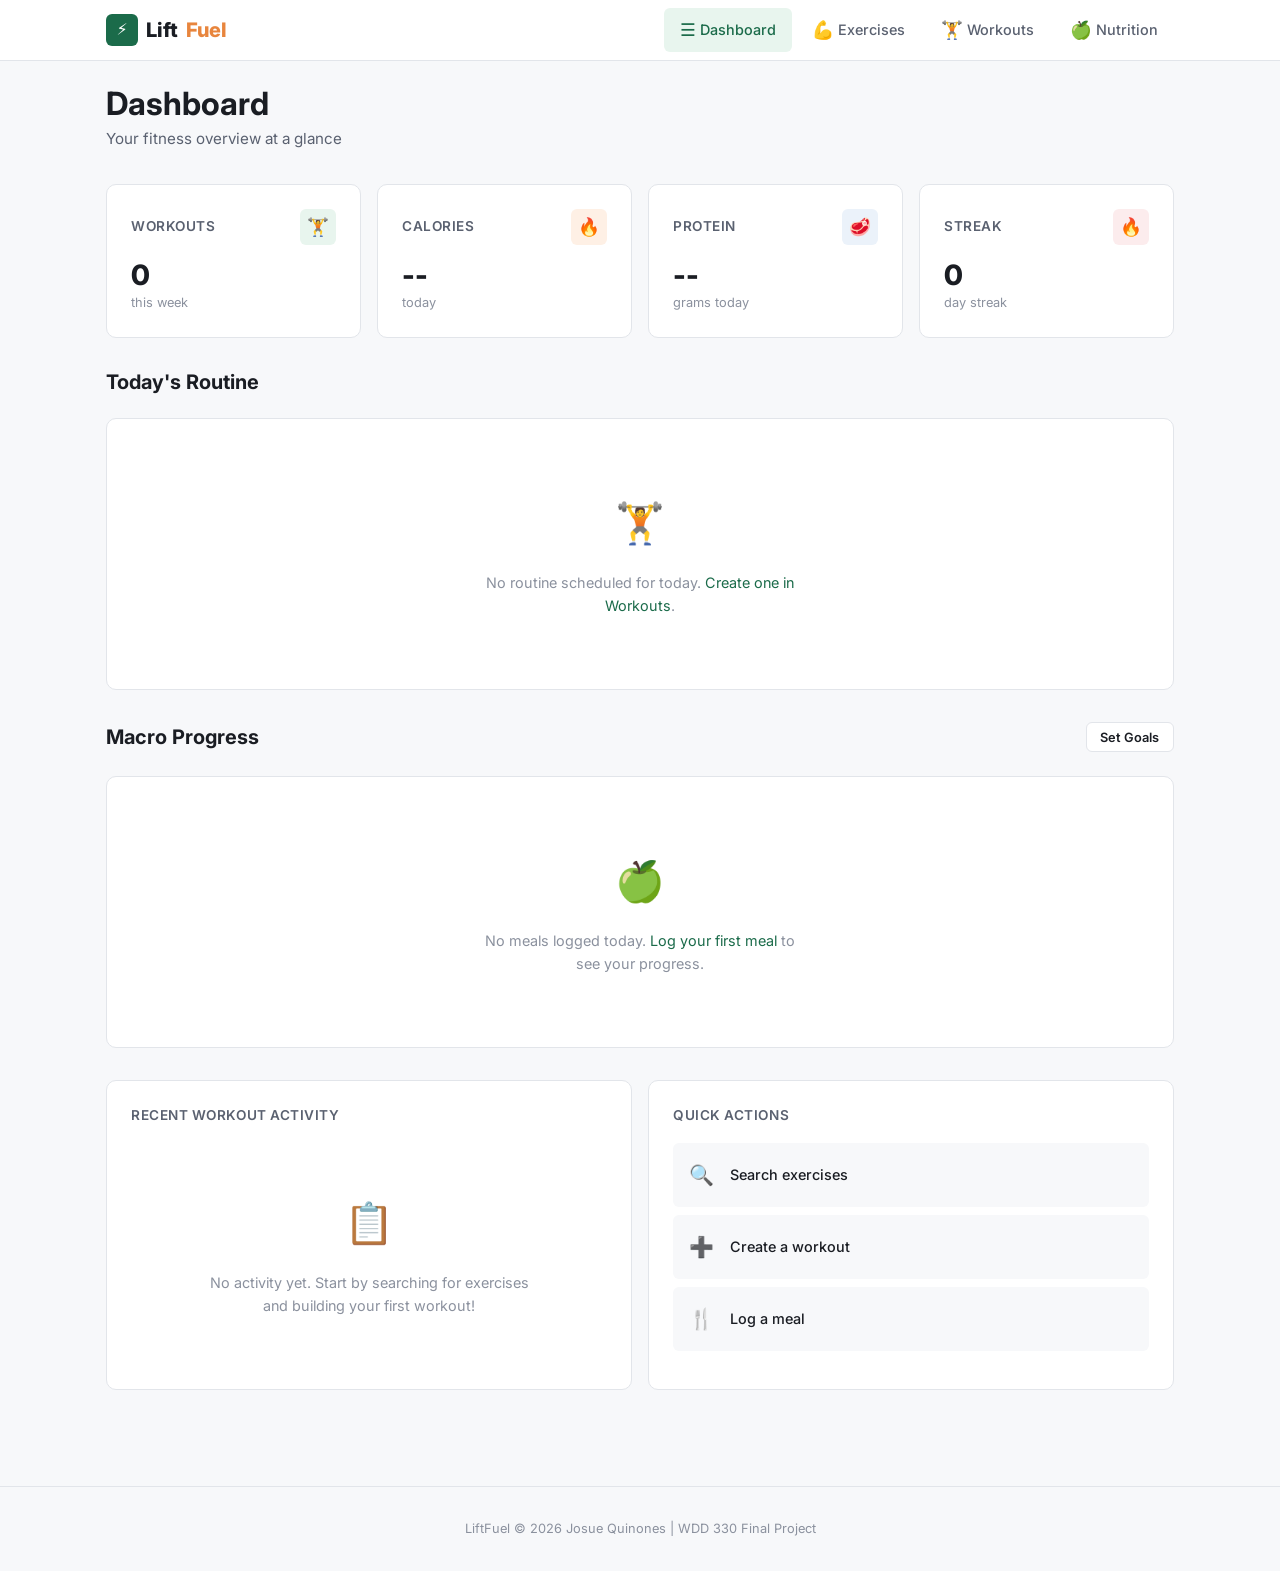
<file: index.html>
<!DOCTYPE html>
<html lang="en">
<head>
  <meta charset="UTF-8">
  <meta name="viewport" content="width=device-width, initial-scale=1.0">
  <title>LiftFuel - Dashboard</title>
  <link rel="preconnect" href="https://fonts.googleapis.com">
  <link href="https://fonts.googleapis.com/css2?family=Inter:wght@400;500;600;700;800&display=swap" rel="stylesheet">
  <link rel="stylesheet" href="css/styles.css">
</head>
<body>

  <!-- Header -->
  <header class="site-header">
    <div class="container header-inner">
      <a href="index.html" class="logo">
        <div class="logo-icon">&#9889;</div>
        Lift<span>Fuel</span>
      </a>

      <nav class="main-nav" id="desktopNav">
        <a href="index.html" class="active">
          <span class="nav-icon">&#9776;</span> Dashboard
        </a>
        <a href="exercises.html">
          <span class="nav-icon">&#128170;</span> Exercises
        </a>
        <a href="workouts.html">
          <span class="nav-icon">&#127947;</span> Workouts
        </a>
        <a href="nutrition.html">
          <span class="nav-icon">&#127823;</span> Nutrition
        </a>
      </nav>

      <button class="menu-toggle" id="menuToggle" aria-label="Toggle menu">
        <span></span>
        <span></span>
        <span></span>
      </button>
    </div>
  </header>

  <!-- Mobile Nav -->
  <nav class="mobile-nav" id="mobileNav">
    <a href="index.html" class="active">
      <span class="nav-icon">&#9776;</span> Dashboard
    </a>
    <a href="exercises.html">
      <span class="nav-icon">&#128170;</span> Exercises
    </a>
    <a href="workouts.html">
      <span class="nav-icon">&#127947;</span> Workouts
    </a>
    <a href="nutrition.html">
      <span class="nav-icon">&#127823;</span> Nutrition
    </a>
  </nav>

  <!-- Main Content -->
  <main class="page-content">
    <div class="container">

      <!-- Page Header -->
      <div class="page-header">
        <h1>Dashboard</h1>
        <p>Your fitness overview at a glance</p>
      </div>

      <!-- Stat Cards -->
      <div class="grid-4" id="statCards">
        <div class="card stat-card">
          <div class="card-header">
            <span class="card-title">Workouts</span>
            <div class="card-icon green">&#127947;</div>
          </div>
          <div class="card-value" id="statWorkouts">0</div>
          <div class="card-subtitle">this week</div>
        </div>

        <div class="card stat-card">
          <div class="card-header">
            <span class="card-title">Calories</span>
            <div class="card-icon orange">&#128293;</div>
          </div>
          <div class="card-value" id="statCalories">--</div>
          <div class="card-subtitle">today</div>
        </div>

        <div class="card stat-card">
          <div class="card-header">
            <span class="card-title">Protein</span>
            <div class="card-icon blue">&#129385;</div>
          </div>
          <div class="card-value" id="statProtein">--</div>
          <div class="card-subtitle">grams today</div>
        </div>

        <div class="card stat-card">
          <div class="card-header">
            <span class="card-title">Streak</span>
            <div class="card-icon red">&#128293;</div>
          </div>
          <div class="card-value" id="statStreak">0</div>
          <div class="card-subtitle">day streak</div>
        </div>
      </div>

      <!-- Today's Routine -->
      <div style="margin-top: var(--space-xl);">
        <div class="section-header">
          <h2>Today's Routine</h2>
        </div>
        <div class="card" id="todayRoutineCard">
          <div class="state-message" id="noRoutineMsg">
            <div class="state-icon">&#127947;</div>
            <p>No routine scheduled for today. <a href="workouts.html">Create one in Workouts</a>.</p>
          </div>
          <div id="todayRoutineContent" style="display: none;"></div>
        </div>
      </div>

      <!-- Macro Progress -->
      <div style="margin-top: var(--space-xl);">
        <div class="section-header">
          <h2>Macro Progress</h2>
          <button class="btn btn-outline btn-sm" id="setGoalsBtn">Set Goals</button>
        </div>
        <div class="card" id="macroProgressCard">
          <div id="macroProgressContent"></div>
        </div>
      </div>

      <!-- Goals Modal -->
      <div class="modal-overlay" id="goalsModal">
        <div class="modal">
          <button class="modal-close" id="goalsModalClose">&times;</button>
          <h2>Set Your Goals</h2>
          <div class="goals-modal-body">
            <p class="text-secondary" style="margin-bottom: var(--space-lg); font-size: 0.9rem;">
              Set daily targets to track your progress with animated rings on the dashboard.
            </p>
            <div class="form-group" style="margin-bottom: var(--space-md);">
              <label for="goalCalories">Daily Calories</label>
              <input type="number" id="goalCalories" placeholder="e.g., 2500" min="0" step="50">
            </div>
            <div class="form-group" style="margin-bottom: var(--space-md);">
              <label for="goalProtein">Daily Protein (g)</label>
              <input type="number" id="goalProtein" placeholder="e.g., 150" min="0" step="5">
            </div>
            <div class="form-group" style="margin-bottom: var(--space-md);">
              <label for="goalCarbs">Daily Carbs (g)</label>
              <input type="number" id="goalCarbs" placeholder="e.g., 300" min="0" step="5">
            </div>
            <div class="form-group" style="margin-bottom: var(--space-md);">
              <label for="goalFat">Daily Fat (g)</label>
              <input type="number" id="goalFat" placeholder="e.g., 80" min="0" step="5">
            </div>
            <div class="form-group" style="margin-bottom: var(--space-lg);">
              <label for="goalWorkouts">Weekly Workouts</label>
              <input type="number" id="goalWorkouts" placeholder="e.g., 5" min="0" max="7">
            </div>
            <button class="btn btn-accent" id="saveGoalsBtn" style="width: 100%;">Save Goals</button>
          </div>
        </div>
      </div>

      <!-- Two Column Layout -->
      <div class="grid-2" style="margin-top: var(--space-xl);">

        <!-- Recent Activity -->
        <div class="card">
          <div class="card-header">
            <span class="card-title">Recent Workout Activity</span>
          </div>
          <div class="state-message" id="recentActivity">
            <div class="state-icon">&#128203;</div>
            <p>No activity yet. Start by searching for exercises and building your first workout!</p>
          </div>
        </div>

        <!-- Quick Actions -->
        <div class="card">
          <div class="card-header">
            <span class="card-title">Quick Actions</span>
          </div>
          <div class="quick-actions">
            <a href="exercises.html" class="quick-action-item">
              <span class="qa-icon">&#128269;</span>
              <span class="qa-text">Search exercises</span>
            </a>
            <a href="workouts.html" class="quick-action-item">
              <span class="qa-icon">&#10133;</span>
              <span class="qa-text">Create a workout</span>
            </a>
            <a href="nutrition.html" class="quick-action-item">
              <span class="qa-icon">&#127860;</span>
              <span class="qa-text">Log a meal</span>
            </a>
          </div>
        </div>

      </div>

    </div>
  </main>

  <!-- Footer -->
  <footer class="site-footer">
    <div class="container">
      <p>LiftFuel &copy; 2026 Josue Quinones | WDD 330 Final Project</p>
    </div>
  </footer>

  <script src="js/ui.js"></script>
  <script src="js/storage.js"></script>
  <script src="js/utils.js"></script>
  <script src="js/dashboard.js"></script>
</body>
</html>
</file>
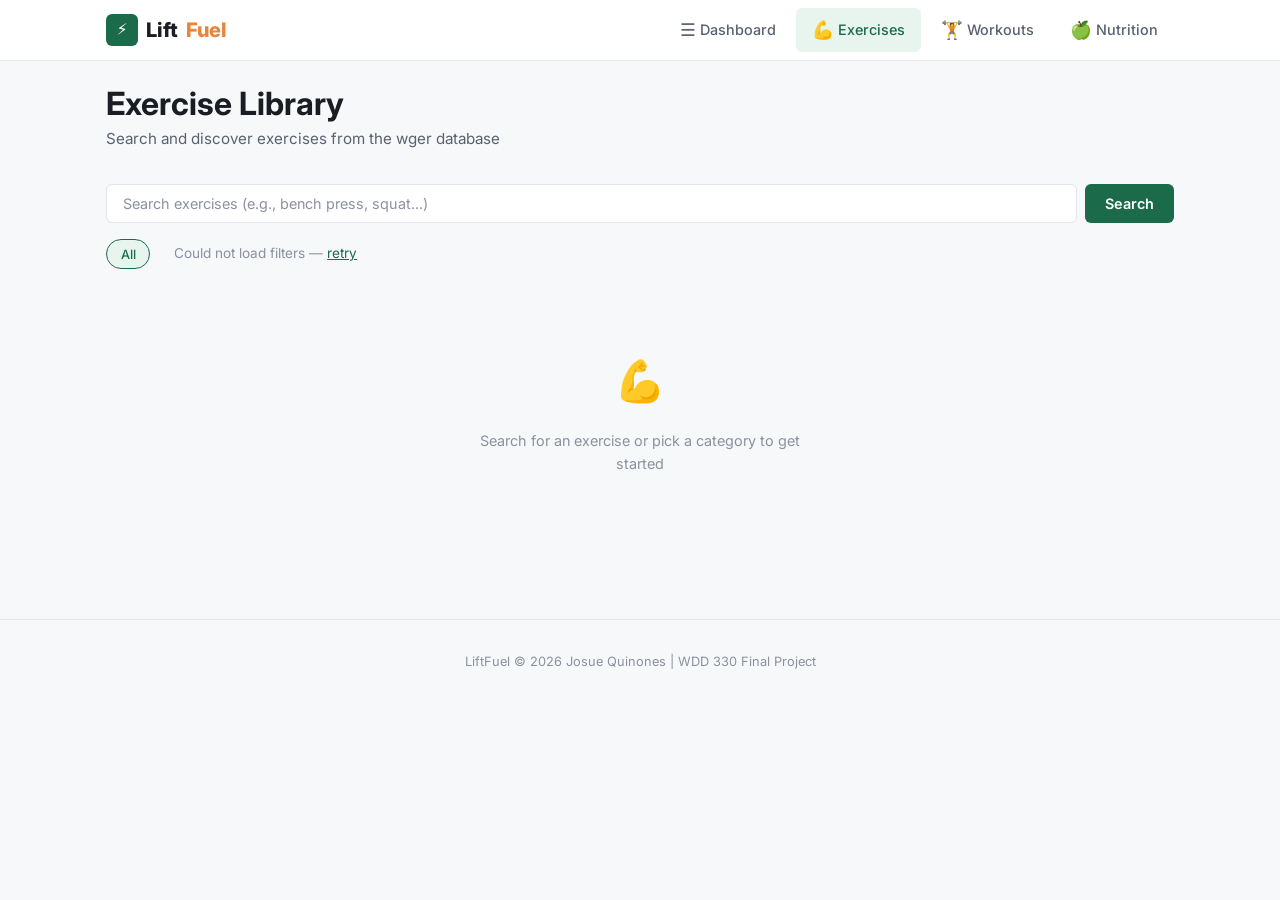
<file: exercises.html>
<!DOCTYPE html>
<html lang="en">
<head>
  <meta charset="UTF-8">
  <meta name="viewport" content="width=device-width, initial-scale=1.0">
  <title>LiftFuel - Exercises</title>
  <link rel="preconnect" href="https://fonts.googleapis.com">
  <link href="https://fonts.googleapis.com/css2?family=Inter:wght@400;500;600;700;800&display=swap" rel="stylesheet">
  <link rel="stylesheet" href="css/styles.css">
</head>
<body>

  <!-- Header -->
  <header class="site-header">
    <div class="container header-inner">
      <a href="index.html" class="logo">
        <div class="logo-icon">&#9889;</div>
        Lift<span>Fuel</span>
      </a>

      <nav class="main-nav" id="desktopNav">
        <a href="index.html">
          <span class="nav-icon">&#9776;</span> Dashboard
        </a>
        <a href="exercises.html" class="active">
          <span class="nav-icon">&#128170;</span> Exercises
        </a>
        <a href="workouts.html">
          <span class="nav-icon">&#127947;</span> Workouts
        </a>
        <a href="nutrition.html">
          <span class="nav-icon">&#127823;</span> Nutrition
        </a>
      </nav>

      <button class="menu-toggle" id="menuToggle" aria-label="Toggle menu">
        <span></span>
        <span></span>
        <span></span>
      </button>
    </div>
  </header>

  <!-- Mobile Nav -->
  <nav class="mobile-nav" id="mobileNav">
    <a href="index.html">
      <span class="nav-icon">&#9776;</span> Dashboard
    </a>
    <a href="exercises.html" class="active">
      <span class="nav-icon">&#128170;</span> Exercises
    </a>
    <a href="workouts.html">
      <span class="nav-icon">&#127947;</span> Workouts
    </a>
    <a href="nutrition.html">
      <span class="nav-icon">&#127823;</span> Nutrition
    </a>
  </nav>

  <!-- Main Content -->
  <main class="page-content">
    <div class="container">

      <!-- Page Header -->
      <div class="page-header">
        <h1>Exercise Library</h1>
        <p>Search and discover exercises from the wger database</p>
      </div>

      <!-- Search Bar -->
      <div class="search-bar">
        <div class="input-group" style="flex:1">
          <input type="text" id="exerciseSearch" placeholder="Search exercises (e.g., bench press, squat...)" autocomplete="off">
        </div>
        <button class="btn btn-primary" id="searchBtn">Search</button>
      </div>

      <!-- Category Filters -->
      <div class="filter-group" id="categoryFilters">
        <button class="filter-pill active" data-category="all">All</button>
        <!-- Populated by JS -->
      </div>

      <!-- Muscle Group Filters -->
      <div class="filter-group" id="muscleFilters" style="margin-top: 0">
        <!-- Populated by JS -->
      </div>

      <!-- Results -->
      <div id="exerciseResults">
        <div class="state-message" id="initialState">
          <div class="state-icon">&#128170;</div>
          <p>Search for an exercise or pick a category to get started</p>
        </div>
      </div>

      <!-- Loading State (hidden by default) -->
      <div class="state-message" id="loadingState" style="display:none">
        <div class="spinner"></div>
        <p style="margin-top: var(--space-md)">Searching exercises...</p>
      </div>

      <!-- Error State (hidden by default) -->
      <div class="state-message" id="errorState" style="display:none">
        <div class="state-icon">&#9888;</div>
        <p id="errorMessage">Something went wrong. Please try again.</p>
      </div>

    </div>
  </main>

  <!-- Exercise Detail Modal -->
  <div class="modal-overlay" id="exerciseModal">
    <div class="modal">
      <button class="modal-close" id="modalClose">&times;</button>
      <h2 id="modalTitle">Exercise Name</h2>
      <div id="modalBody">
        <!-- Filled by JS -->
      </div>
    </div>
  </div>

  <!-- Footer -->
  <footer class="site-footer">
    <div class="container">
      <p>LiftFuel &copy; 2026 Josue Quinones | WDD 330 Final Project</p>
    </div>
  </footer>

  <script src="js/ui.js"></script>
  <script src="js/storage.js"></script>
  <script src="js/utils.js"></script>
  <script src="js/api/wger.js"></script>
  <script src="js/exercises.js"></script>
</body>
</html>
</file>
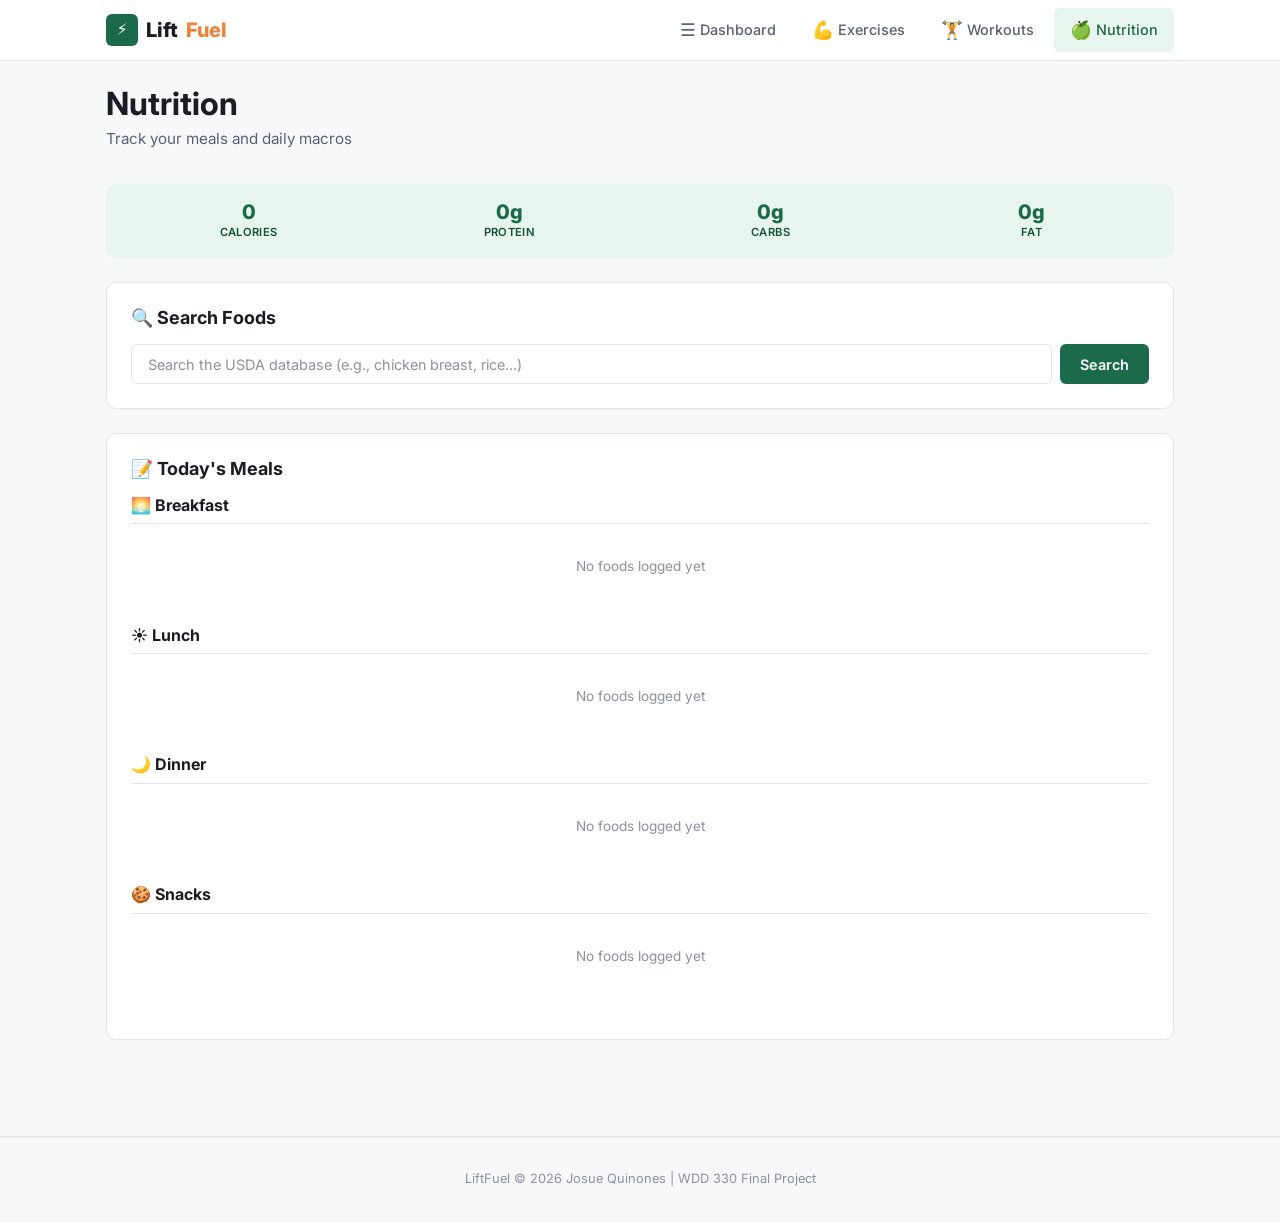
<file: nutrition.html>
<!DOCTYPE html>
<html lang="en">
<head>
  <meta charset="UTF-8">
  <meta name="viewport" content="width=device-width, initial-scale=1.0">
  <title>LiftFuel - Nutrition</title>
  <link rel="preconnect" href="https://fonts.googleapis.com">
  <link href="https://fonts.googleapis.com/css2?family=Inter:wght@400;500;600;700;800&display=swap" rel="stylesheet">
  <link rel="stylesheet" href="css/styles.css">
</head>
<body>

  <!-- Header -->
  <header class="site-header">
    <div class="container header-inner">
      <a href="index.html" class="logo">
        <div class="logo-icon">&#9889;</div>
        Lift<span>Fuel</span>
      </a>
      <nav class="main-nav" id="desktopNav">
        <a href="index.html"><span class="nav-icon">&#9776;</span> Dashboard</a>
        <a href="exercises.html"><span class="nav-icon">&#128170;</span> Exercises</a>
        <a href="workouts.html"><span class="nav-icon">&#127947;</span> Workouts</a>
        <a href="nutrition.html" class="active"><span class="nav-icon">&#127823;</span> Nutrition</a>
      </nav>
      <button class="menu-toggle" id="menuToggle" aria-label="Toggle menu">
        <span></span><span></span><span></span>
      </button>
    </div>
  </header>

  <nav class="mobile-nav" id="mobileNav">
    <a href="index.html"><span class="nav-icon">&#9776;</span> Dashboard</a>
    <a href="exercises.html"><span class="nav-icon">&#128170;</span> Exercises</a>
    <a href="workouts.html"><span class="nav-icon">&#127947;</span> Workouts</a>
    <a href="nutrition.html" class="active"><span class="nav-icon">&#127823;</span> Nutrition</a>
  </nav>

  <main class="page-content">
    <div class="container">
      <div class="page-header">
        <h1>Nutrition</h1>
        <p>Track your meals and daily macros</p>
      </div>

      <!-- Daily Macro Totals -->
      <div class="macro-totals">
        <div class="macro-total-item">
          <div class="macro-total-value" id="totalCalories">0</div>
          <div class="macro-total-label">Calories</div>
        </div>
        <div class="macro-total-item">
          <div class="macro-total-value" id="totalProtein">0g</div>
          <div class="macro-total-label">Protein</div>
        </div>
        <div class="macro-total-item">
          <div class="macro-total-value" id="totalCarbs">0g</div>
          <div class="macro-total-label">Carbs</div>
        </div>
        <div class="macro-total-item">
          <div class="macro-total-value" id="totalFat">0g</div>
          <div class="macro-total-label">Fat</div>
        </div>
      </div>

      <!-- Food Search -->
      <div class="card food-search-container">
        <div class="card-header">
          <h3>&#128269; Search Foods</h3>
        </div>
        <div class="search-bar">
          <div class="input-group" style="flex:1">
            <input type="text" id="foodSearch" placeholder="Search the USDA database (e.g., chicken breast, rice...)" autocomplete="off">
          </div>
          <button class="btn btn-primary" id="foodSearchBtn">Search</button>
        </div>

        <!-- Loading -->
        <div class="state-message" id="foodLoading" style="display:none">
          <div class="spinner"></div>
          <p style="margin-top: var(--space-md)">Searching foods...</p>
        </div>

        <!-- Error -->
        <div class="state-message" id="foodError" style="display:none">
          <div class="state-icon">&#9888;</div>
          <p id="foodErrorMsg">Something went wrong.</p>
        </div>

        <!-- Search Results -->
        <div id="foodResults" style="display:none; margin-top: var(--space-md)"></div>
      </div>

      <!-- Meal Sections -->
      <div class="card" style="margin-top: var(--space-lg)">
        <div class="card-header">
          <h3>&#128221; Today's Meals</h3>
        </div>

        <!-- Breakfast -->
        <div class="meal-section">
          <div class="meal-section-header">
            <h3>&#127749; Breakfast</h3>
          </div>
          <div class="meal-items" data-meal="breakfast">
            <div class="empty-inline">No foods logged yet</div>
          </div>
        </div>

        <!-- Lunch -->
        <div class="meal-section">
          <div class="meal-section-header">
            <h3>&#9728; Lunch</h3>
          </div>
          <div class="meal-items" data-meal="lunch">
            <div class="empty-inline">No foods logged yet</div>
          </div>
        </div>

        <!-- Dinner -->
        <div class="meal-section">
          <div class="meal-section-header">
            <h3>&#127769; Dinner</h3>
          </div>
          <div class="meal-items" data-meal="dinner">
            <div class="empty-inline">No foods logged yet</div>
          </div>
        </div>

        <!-- Snacks -->
        <div class="meal-section">
          <div class="meal-section-header">
            <h3>&#127850; Snacks</h3>
          </div>
          <div class="meal-items" data-meal="snacks">
            <div class="empty-inline">No foods logged yet</div>
          </div>
        </div>
      </div>
    </div>
  </main>

  <!-- Add Food Modal -->
  <div class="modal-overlay" id="addFoodModal">
    <div class="modal">
      <button class="modal-close" id="addFoodModalClose">&times;</button>
      <h2 id="addFoodName">Food Name</h2>

      <div class="detail-section">
        <h4>Serving Size</h4>
        <div class="serving-row">
          <input type="number" id="servingInput" value="100" min="1" step="1">
          <span>grams</span>
        </div>
      </div>

      <div class="detail-section">
        <h4>Macros</h4>
        <div class="food-result-macros" id="addFoodMacros" style="flex-wrap: wrap; gap: var(--space-md)">
          <!-- Updated dynamically -->
        </div>
      </div>

      <div class="detail-section">
        <h4>Meal</h4>
        <div class="form-group">
          <select id="mealTypeSelect">
            <option value="breakfast">Breakfast</option>
            <option value="lunch">Lunch</option>
            <option value="dinner">Dinner</option>
            <option value="snacks">Snacks</option>
          </select>
        </div>
      </div>

      <button class="btn btn-primary btn-lg" id="confirmAddFoodBtn" style="width:100%; margin-top: var(--space-md)">Add to Log</button>
    </div>
  </div>

  <footer class="site-footer">
    <div class="container">
      <p>LiftFuel &copy; 2026 Josue Quinones | WDD 330 Final Project</p>
    </div>
  </footer>

  <script src="js/ui.js"></script>
  <script src="js/storage.js"></script>
  <script src="js/utils.js"></script>
  <script src="js/api/usda.js"></script>
  <script src="js/nutrition.js"></script>
</body>
</html>
</file>
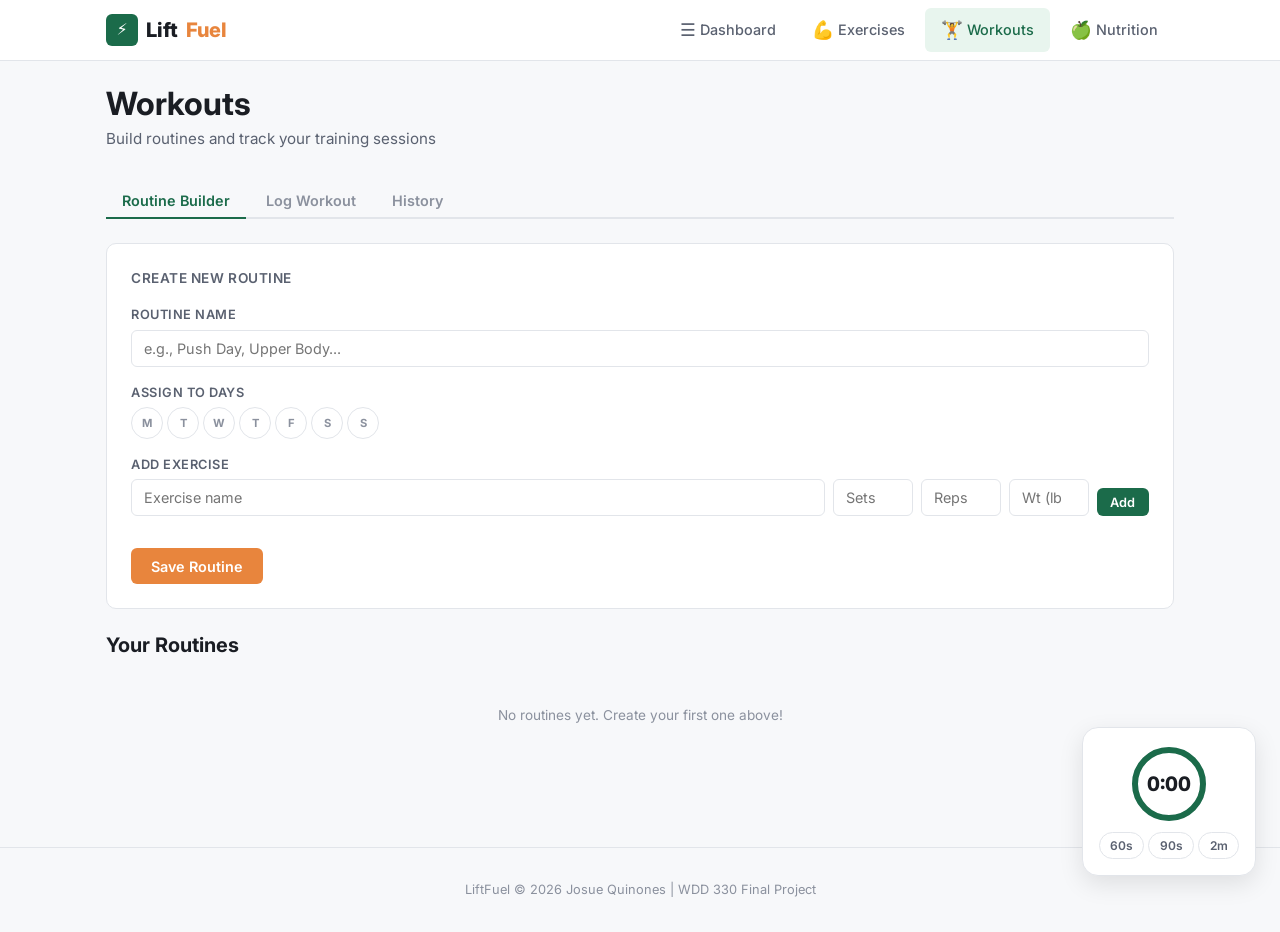
<file: workouts.html>
<!DOCTYPE html>
<html lang="en">
<head>
  <meta charset="UTF-8">
  <meta name="viewport" content="width=device-width, initial-scale=1.0">
  <title>LiftFuel - Workouts</title>
  <link rel="preconnect" href="https://fonts.googleapis.com">
  <link href="https://fonts.googleapis.com/css2?family=Inter:wght@400;500;600;700;800&display=swap" rel="stylesheet">
  <link rel="stylesheet" href="css/styles.css">
</head>
<body>

  <!-- Header -->
  <header class="site-header">
    <div class="container header-inner">
      <a href="index.html" class="logo">
        <div class="logo-icon">&#9889;</div>
        Lift<span>Fuel</span>
      </a>
      <nav class="main-nav" id="desktopNav">
        <a href="index.html"><span class="nav-icon">&#9776;</span> Dashboard</a>
        <a href="exercises.html"><span class="nav-icon">&#128170;</span> Exercises</a>
        <a href="workouts.html" class="active"><span class="nav-icon">&#127947;</span> Workouts</a>
        <a href="nutrition.html"><span class="nav-icon">&#127823;</span> Nutrition</a>
      </nav>
      <button class="menu-toggle" id="menuToggle" aria-label="Toggle menu">
        <span></span><span></span><span></span>
      </button>
    </div>
  </header>

  <nav class="mobile-nav" id="mobileNav">
    <a href="index.html"><span class="nav-icon">&#9776;</span> Dashboard</a>
    <a href="exercises.html"><span class="nav-icon">&#128170;</span> Exercises</a>
    <a href="workouts.html" class="active"><span class="nav-icon">&#127947;</span> Workouts</a>
    <a href="nutrition.html"><span class="nav-icon">&#127823;</span> Nutrition</a>
  </nav>

  <main class="page-content">
    <div class="container">
      <div class="page-header">
        <h1>Workouts</h1>
        <p>Build routines and track your training sessions</p>
      </div>

      <!-- Tabs -->
      <div class="tabs">
        <button class="tab-btn active" data-tab="builder">Routine Builder</button>
        <button class="tab-btn" data-tab="log">Log Workout</button>
        <button class="tab-btn" data-tab="history">History</button>
      </div>

      <!-- Tab: Routine Builder -->
      <div class="tab-panel active" id="tab-builder">

        <!-- Create New Routine -->
        <div class="card" style="margin-bottom: var(--space-lg);">
          <div class="card-header">
            <span class="card-title">Create New Routine</span>
          </div>

          <div class="routine-form">
            <!-- Routine Name -->
            <div class="form-group">
              <label for="routineName">Routine Name</label>
              <input type="text" id="routineName" placeholder="e.g., Push Day, Upper Body...">
            </div>

            <!-- Day Assignment -->
            <div class="form-group">
              <label>Assign to Days</label>
              <div class="routine-days" id="daySelector">
                <button class="day-badge" data-day="Mon">M</button>
                <button class="day-badge" data-day="Tue">T</button>
                <button class="day-badge" data-day="Wed">W</button>
                <button class="day-badge" data-day="Thu">T</button>
                <button class="day-badge" data-day="Fri">F</button>
                <button class="day-badge" data-day="Sat">S</button>
                <button class="day-badge" data-day="Sun">S</button>
              </div>
            </div>

            <!-- Add Exercise -->
            <div class="form-group">
              <label>Add Exercise</label>
              <div class="form-row">
                <div class="form-group" style="flex:2">
                  <input type="text" id="exerciseNameInput" placeholder="Exercise name">
                </div>
                <div class="form-group form-group-narrow">
                  <input type="number" id="exerciseSets" placeholder="Sets" min="1" max="20">
                </div>
                <div class="form-group form-group-narrow">
                  <input type="number" id="exerciseReps" placeholder="Reps" min="1" max="100">
                </div>
                <div class="form-group form-group-narrow">
                  <input type="number" id="exerciseWeight" placeholder="Wt (lb)" min="0" step="2.5">
                </div>
                <button class="btn btn-primary btn-sm" id="addExerciseBtn">Add</button>
              </div>
            </div>

            <!-- Exercise list preview -->
            <div id="routineExercises" class="routine-exercises"></div>

            <button class="btn btn-accent" id="saveRoutineBtn" style="align-self: flex-start;">Save Routine</button>
          </div>
        </div>

        <!-- Saved Routines -->
        <div class="section-header">
          <h2>Your Routines</h2>
        </div>
        <div id="savedRoutines">
          <div class="empty-inline" id="noRoutines">
            No routines yet. Create your first one above!
          </div>
        </div>
      </div>

      <!-- Rest Timer (floating) -->
      <div class="rest-timer" id="restTimer">
        <div class="rest-timer-ring">
          <svg class="timer-svg" width="80" height="80" viewBox="0 0 80 80">
            <circle class="timer-ring-bg" cx="40" cy="40" r="34" stroke-width="6" />
            <circle class="timer-ring-fill" id="timerRingFill" cx="40" cy="40" r="34" stroke-width="6"
              stroke-dasharray="213.63" stroke-dashoffset="0" />
          </svg>
          <span class="timer-display" id="timerDisplay">0:00</span>
        </div>
        <div class="rest-timer-presets">
          <button class="timer-preset-btn" data-seconds="60">60s</button>
          <button class="timer-preset-btn" data-seconds="90">90s</button>
          <button class="timer-preset-btn" data-seconds="120">2m</button>
        </div>
        <button class="timer-stop-btn" id="timerStopBtn" style="display:none;">Stop</button>
      </div>

      <!-- Tab: Log Workout -->
      <div class="tab-panel" id="tab-log">
        <div class="card" style="margin-bottom: var(--space-lg);">
          <div class="card-header">
            <span class="card-title">Log a Session</span>
          </div>

          <!-- Pick routine or freestyle -->
          <div class="form-group" style="margin-bottom: var(--space-md);">
            <label for="logRoutineSelect">Start from a routine</label>
            <select id="logRoutineSelect">
              <option value="">-- Select a routine --</option>
            </select>
          </div>

          <p class="text-muted" style="font-size:0.85rem; margin-bottom: var(--space-md);">
            Or add exercises manually below
          </p>

          <!-- Add exercise to log -->
          <div class="form-row" style="margin-bottom: var(--space-md);">
            <div class="form-group" style="flex:2">
              <input type="text" id="logExerciseName" placeholder="Exercise name">
            </div>
            <button class="btn btn-outline btn-sm" id="addLogExerciseBtn">Add Exercise</button>
          </div>

          <!-- Exercises to log -->
          <div id="logExercises"></div>

          <button class="btn btn-accent" id="saveSessionBtn" style="margin-top: var(--space-md);">
            Save Session
          </button>
        </div>
      </div>

      <!-- Tab: History -->
      <div class="tab-panel" id="tab-history">
        <div class="section-header">
          <h2>Session History</h2>
        </div>
        <div id="sessionHistory">
          <div class="empty-inline" id="noHistory">
            No sessions logged yet. Start logging your workouts!
          </div>
        </div>
      </div>

    </div>
  </main>

  <footer class="site-footer">
    <div class="container">
      <p>LiftFuel &copy; 2026 Josue Quinones | WDD 330 Final Project</p>
    </div>
  </footer>

  <script src="js/ui.js"></script>
  <script src="js/utils.js"></script>
  <script src="js/storage.js"></script>
  <script src="js/workouts.js"></script>
</body>
</html>
</file>
<file: css/styles.css>
/* ============================================
   LiftFuel - Workout & Nutrition Tracker
   Base Styles & Graphic Identity
   ============================================ */

/* --- CSS Custom Properties (Brand Identity) --- */
:root {
  /* Primary palette */
  --color-primary: #1B6B4A;
  --color-primary-light: #238C61;
  --color-primary-dark: #145236;
  --color-primary-bg: #E8F5EE;

  /* Accent */
  --color-accent: #E8853D;
  --color-accent-light: #F0A46A;
  --color-accent-dark: #C96A24;

  /* Neutrals */
  --color-bg: #F7F8FA;
  --color-surface: #FFFFFF;
  --color-border: #E2E5EA;
  --color-text: #1A1D23;
  --color-text-secondary: #5A6170;
  --color-text-muted: #8B919E;

  /* Feedback */
  --color-success: #22A75D;
  --color-warning: #E8853D;
  --color-error: #D94052;
  --color-info: #3B82C4;

  /* Spacing */
  --space-xs: 0.25rem;
  --space-sm: 0.5rem;
  --space-md: 1rem;
  --space-lg: 1.5rem;
  --space-xl: 2rem;
  --space-2xl: 3rem;

  /* Typography */
  --font-heading: 'Inter', system-ui, -apple-system, sans-serif;
  --font-body: 'Inter', system-ui, -apple-system, sans-serif;
  --font-mono: 'JetBrains Mono', 'Fira Code', monospace;

  /* Radius */
  --radius-sm: 6px;
  --radius-md: 10px;
  --radius-lg: 16px;
  --radius-full: 9999px;

  /* Shadows */
  --shadow-sm: 0 1px 3px rgba(0, 0, 0, 0.06);
  --shadow-md: 0 4px 12px rgba(0, 0, 0, 0.08);
  --shadow-lg: 0 8px 24px rgba(0, 0, 0, 0.1);

  /* Transitions */
  --transition-fast: 150ms ease;
  --transition-base: 250ms ease;
}

/* --- Reset & Base --- */
*,
*::before,
*::after {
  box-sizing: border-box;
  margin: 0;
  padding: 0;
}

html {
  font-size: 16px;
  scroll-behavior: smooth;
}

body {
  font-family: var(--font-body);
  color: var(--color-text);
  background: var(--color-bg);
  line-height: 1.6;
  min-height: 100vh;
  -webkit-font-smoothing: antialiased;
}

a {
  color: var(--color-primary);
  text-decoration: none;
  transition: color var(--transition-fast);
}

a:hover {
  color: var(--color-primary-light);
}

img {
  max-width: 100%;
  display: block;
}

button {
  cursor: pointer;
  font-family: inherit;
  font-size: inherit;
  border: none;
  background: none;
}

ul, ol {
  list-style: none;
}

/* --- Typography --- */
h1, h2, h3, h4 {
  font-family: var(--font-heading);
  font-weight: 700;
  line-height: 1.2;
  color: var(--color-text);
}

h1 { font-size: 1.75rem; }
h2 { font-size: 1.375rem; }
h3 { font-size: 1.125rem; }
h4 { font-size: 1rem; }

.text-secondary { color: var(--color-text-secondary); }
.text-muted { color: var(--color-text-muted); }
.text-accent { color: var(--color-accent); }
.text-primary { color: var(--color-primary); }

/* --- Layout --- */
.container {
  width: 100%;
  max-width: 1100px;
  margin: 0 auto;
  padding: 0 var(--space-md);
}

.page-content {
  padding: var(--space-lg) 0 var(--space-2xl);
}

/* --- Header & Navigation --- */
.site-header {
  background: var(--color-surface);
  border-bottom: 1px solid var(--color-border);
  position: sticky;
  top: 0;
  z-index: 100;
}

.header-inner {
  display: flex;
  align-items: center;
  justify-content: space-between;
  height: 60px;
}

.logo {
  display: flex;
  align-items: center;
  gap: var(--space-sm);
  font-family: var(--font-heading);
  font-weight: 800;
  font-size: 1.25rem;
  color: var(--color-text);
}

.logo-icon {
  width: 32px;
  height: 32px;
  background: var(--color-primary);
  border-radius: var(--radius-sm);
  display: flex;
  align-items: center;
  justify-content: center;
  color: white;
  font-size: 1rem;
}

.logo span {
  color: var(--color-accent);
}

/* Desktop nav */
.main-nav {
  display: none;
}

.main-nav a {
  display: flex;
  align-items: center;
  gap: var(--space-xs);
  padding: var(--space-sm) var(--space-md);
  color: var(--color-text-secondary);
  font-weight: 500;
  font-size: 0.9rem;
  border-radius: var(--radius-sm);
  transition: all var(--transition-fast);
}

.main-nav a:hover,
.main-nav a.active {
  color: var(--color-primary);
  background: var(--color-primary-bg);
}

.main-nav a .nav-icon {
  font-size: 1.1rem;
}

/* Mobile hamburger */
.menu-toggle {
  display: flex;
  flex-direction: column;
  gap: 5px;
  padding: var(--space-sm);
}

.menu-toggle span {
  display: block;
  width: 22px;
  height: 2px;
  background: var(--color-text);
  border-radius: 2px;
  transition: all var(--transition-base);
}

.menu-toggle.open span:nth-child(1) {
  transform: rotate(45deg) translate(5px, 5px);
}
.menu-toggle.open span:nth-child(2) {
  opacity: 0;
}
.menu-toggle.open span:nth-child(3) {
  transform: rotate(-45deg) translate(5px, -5px);
}

/* Mobile nav drawer */
.mobile-nav {
  display: none;
  position: fixed;
  top: 60px;
  left: 0;
  right: 0;
  bottom: 0;
  background: var(--color-surface);
  z-index: 99;
  padding: var(--space-lg);
  flex-direction: column;
  gap: var(--space-sm);
}

.mobile-nav.open {
  display: flex;
}

.mobile-nav a {
  display: flex;
  align-items: center;
  gap: var(--space-sm);
  padding: var(--space-md);
  color: var(--color-text-secondary);
  font-weight: 500;
  font-size: 1rem;
  border-radius: var(--radius-md);
  transition: all var(--transition-fast);
}

.mobile-nav a:hover,
.mobile-nav a.active {
  color: var(--color-primary);
  background: var(--color-primary-bg);
}

.mobile-nav a .nav-icon {
  font-size: 1.25rem;
}

/* --- Buttons --- */
.btn {
  display: inline-flex;
  align-items: center;
  justify-content: center;
  gap: var(--space-sm);
  padding: 0.6rem 1.25rem;
  font-weight: 600;
  font-size: 0.9rem;
  border-radius: var(--radius-sm);
  transition: all var(--transition-fast);
  white-space: nowrap;
}

.btn:active {
  transform: scale(0.96);
}

.btn-primary {
  background: var(--color-primary);
  color: white;
}
.btn-primary:hover {
  background: var(--color-primary-light);
  color: white;
}

.btn-accent {
  background: var(--color-accent);
  color: white;
}
.btn-accent:hover {
  background: var(--color-accent-light);
  color: white;
}

.btn-outline {
  border: 1.5px solid var(--color-border);
  color: var(--color-text);
  background: var(--color-surface);
}
.btn-outline:hover {
  border-color: var(--color-primary);
  color: var(--color-primary);
}

.btn-sm {
  padding: 0.4rem 0.85rem;
  font-size: 0.8rem;
}

.btn-lg {
  padding: 0.75rem 1.5rem;
  font-size: 1rem;
}

/* --- Cards --- */
.card {
  background: var(--color-surface);
  border: 1px solid var(--color-border);
  border-radius: var(--radius-md);
  padding: var(--space-lg);
  transition: box-shadow var(--transition-fast);
}

.card:hover {
  box-shadow: var(--shadow-sm);
}

.card-header {
  display: flex;
  align-items: center;
  justify-content: space-between;
  margin-bottom: var(--space-md);
}

.card-title {
  font-size: 0.85rem;
  font-weight: 600;
  color: var(--color-text-secondary);
  text-transform: uppercase;
  letter-spacing: 0.04em;
}

.card-icon {
  width: 36px;
  height: 36px;
  border-radius: var(--radius-sm);
  display: flex;
  align-items: center;
  justify-content: center;
  font-size: 1.1rem;
}

.card-value {
  font-size: 1.75rem;
  font-weight: 800;
  color: var(--color-text);
  line-height: 1;
  margin-bottom: var(--space-xs);
}

.card-subtitle {
  font-size: 0.8rem;
  color: var(--color-text-muted);
}

/* --- Grid Layouts --- */
.grid-2 {
  display: grid;
  grid-template-columns: 1fr;
  gap: var(--space-md);
}

.grid-3 {
  display: grid;
  grid-template-columns: 1fr;
  gap: var(--space-md);
}

.grid-4 {
  display: grid;
  grid-template-columns: repeat(2, 1fr);
  gap: var(--space-md);
}

/* --- Form Elements --- */
.input-group {
  position: relative;
}

.input-group input,
.input-group select {
  width: 100%;
  padding: 0.65rem 1rem;
  font-family: inherit;
  font-size: 0.9rem;
  border: 1.5px solid var(--color-border);
  border-radius: var(--radius-sm);
  background: var(--color-surface);
  color: var(--color-text);
  transition: border-color var(--transition-fast);
}

.input-group input:focus,
.input-group select:focus {
  outline: none;
  border-color: var(--color-primary);
  box-shadow: 0 0 0 3px var(--color-primary-bg);
}

.input-group input::placeholder {
  color: var(--color-text-muted);
}

.search-bar {
  display: flex;
  gap: var(--space-sm);
}

.search-bar input {
  flex: 1;
}

/* --- Tags / Badges --- */
.badge {
  display: inline-flex;
  align-items: center;
  padding: 0.2rem 0.6rem;
  font-size: 0.75rem;
  font-weight: 600;
  border-radius: var(--radius-full);
  gap: var(--space-xs);
}

.badge-primary {
  background: var(--color-primary-bg);
  color: var(--color-primary);
}

.badge-accent {
  background: #FEF0E5;
  color: var(--color-accent-dark);
}

/* --- Filter Pills --- */
.filter-group {
  display: flex;
  flex-wrap: wrap;
  gap: var(--space-sm);
  margin: var(--space-md) 0;
}

.filter-pill {
  padding: 0.35rem 0.85rem;
  font-size: 0.8rem;
  font-weight: 500;
  border-radius: var(--radius-full);
  border: 1.5px solid var(--color-border);
  color: var(--color-text-secondary);
  background: var(--color-surface);
  cursor: pointer;
  transition: all var(--transition-fast);
}

.filter-pill:hover,
.filter-pill.active {
  border-color: var(--color-primary);
  color: var(--color-primary);
  background: var(--color-primary-bg);
}

/* --- Exercise Cards --- */
.exercise-list {
  display: grid;
  grid-template-columns: 1fr;
  gap: var(--space-md);
}

.exercise-card {
  background: var(--color-surface);
  border: 1px solid var(--color-border);
  border-radius: var(--radius-md);
  padding: var(--space-lg);
  cursor: pointer;
  transition: all var(--transition-base);
}

.exercise-card:hover {
  border-color: var(--color-primary-light);
  box-shadow: var(--shadow-md);
  transform: translateY(-3px);
}

.exercise-card h3 {
  margin-bottom: var(--space-xs);
}

.exercise-meta {
  display: flex;
  flex-wrap: wrap;
  gap: var(--space-sm);
  margin-top: var(--space-sm);
}

/* --- Modal --- */
.modal-overlay {
  position: fixed;
  inset: 0;
  background: rgba(0, 0, 0, 0.5);
  z-index: 200;
  display: flex;
  align-items: center;
  justify-content: center;
  padding: var(--space-md);
  opacity: 0;
  pointer-events: none;
  transition: opacity var(--transition-base);
}

.modal-overlay.open {
  opacity: 1;
  pointer-events: all;
}

.modal {
  background: var(--color-surface);
  border-radius: var(--radius-lg);
  max-width: 560px;
  width: 100%;
  max-height: 85vh;
  overflow-y: auto;
  padding: var(--space-xl);
  position: relative;
  transform: translateY(16px) scale(0.95);
  transition: transform 0.3s cubic-bezier(0.4, 0, 0.2, 1), opacity 0.3s ease;
  opacity: 0;
}

.modal-overlay.open .modal {
  transform: translateY(0) scale(1);
  opacity: 1;
}

.modal-close {
  position: absolute;
  top: var(--space-md);
  right: var(--space-md);
  width: 32px;
  height: 32px;
  border-radius: var(--radius-full);
  display: flex;
  align-items: center;
  justify-content: center;
  color: var(--color-text-muted);
  transition: all var(--transition-fast);
  font-size: 1.25rem;
}

.modal-close:hover {
  background: var(--color-bg);
  color: var(--color-text);
}

.modal h2 {
  margin-bottom: var(--space-md);
  padding-right: var(--space-xl);
}

.modal .detail-section {
  margin-bottom: var(--space-lg);
}

.modal .detail-section h4 {
  color: var(--color-text-secondary);
  text-transform: uppercase;
  font-size: 0.75rem;
  letter-spacing: 0.05em;
  margin-bottom: var(--space-sm);
}

.modal .detail-section p,
.modal .detail-section ul {
  font-size: 0.9rem;
  color: var(--color-text-secondary);
  line-height: 1.7;
}

.modal .detail-section ul {
  list-style: disc;
  padding-left: var(--space-lg);
}

.modal .detail-section img {
  border-radius: var(--radius-sm);
  margin-top: var(--space-sm);
}

/* --- Loading / Empty / Error States --- */
.state-message {
  text-align: center;
  padding: var(--space-2xl) var(--space-lg);
  color: var(--color-text-muted);
}

.state-message .state-icon {
  font-size: 2.5rem;
  margin-bottom: var(--space-md);
}

.state-message p {
  font-size: 0.9rem;
  max-width: 320px;
  margin: 0 auto;
}

.spinner {
  display: inline-block;
  width: 24px;
  height: 24px;
  border: 3px solid var(--color-border);
  border-top-color: var(--color-primary);
  border-radius: 50%;
  animation: spin 0.7s linear infinite;
}

@keyframes spin {
  to { transform: rotate(360deg); }
}

/* Inline link-style button (for retry links inside messages) */
.btn-link {
  background: none;
  border: none;
  color: var(--color-primary);
  cursor: pointer;
  font-size: inherit;
  padding: 0;
  text-decoration: underline;
  font-family: inherit;
  transition: color var(--transition-base);
}

.btn-link:hover {
  color: var(--color-accent);
}

/* Filter loading state */
.filter-loading {
  display: inline-flex;
  align-items: center;
  gap: var(--space-sm);
  font-size: 0.85rem;
  color: var(--color-text-muted);
  padding: var(--space-xs) var(--space-md);
}

/* State message fade-in */
.state-message {
  animation: fadeIn 0.3s ease;
}

@keyframes fadeIn {
  from { opacity: 0; transform: translateY(8px); }
  to   { opacity: 1; transform: translateY(0); }
}

/* --- Dashboard Stat Cards --- */
.stat-card {
  transition: transform var(--transition-base), box-shadow var(--transition-base);
  animation: cardSlideUp 0.5s ease backwards;
}

.stat-card:nth-child(1) { animation-delay: 0s; }
.stat-card:nth-child(2) { animation-delay: 0.1s; }
.stat-card:nth-child(3) { animation-delay: 0.2s; }
.stat-card:nth-child(4) { animation-delay: 0.3s; }

@keyframes cardSlideUp {
  from {
    opacity: 0;
    transform: translateY(20px);
  }
  to {
    opacity: 1;
    transform: translateY(0);
  }
}

.stat-card:hover {
  transform: translateY(-4px);
  box-shadow: var(--shadow-md);
}

.stat-card .card-icon {
  transition: transform var(--transition-base);
}

.stat-card:hover .card-icon {
  transform: scale(1.15) rotate(5deg);
}

.stat-card .card-icon.green {
  background: var(--color-primary-bg);
  color: var(--color-primary);
}
.stat-card .card-icon.orange {
  background: #FEF0E5;
  color: var(--color-accent);
}
.stat-card .card-icon.blue {
  background: #EBF2FA;
  color: var(--color-info);
}
.stat-card .card-icon.red {
  background: #FCECED;
  color: var(--color-error);
}

/* --- Section Headers --- */
.section-header {
  display: flex;
  align-items: center;
  justify-content: space-between;
  margin-bottom: var(--space-lg);
}

.section-header h2 {
  font-size: 1.25rem;
}

/* --- Page Header --- */
.page-header {
  margin-bottom: var(--space-xl);
}

.page-header h1 {
  margin-bottom: var(--space-xs);
}

.page-header p {
  color: var(--color-text-secondary);
  font-size: 0.95rem;
}

/* --- Quick Action List (Dashboard) --- */
.quick-actions {
  display: flex;
  flex-direction: column;
  gap: var(--space-sm);
}

.quick-action-item {
  display: flex;
  align-items: center;
  gap: var(--space-md);
  padding: var(--space-md);
  border-radius: var(--radius-sm);
  background: var(--color-bg);
  transition: all var(--transition-fast);
  text-decoration: none;
  color: var(--color-text);
}

.quick-action-item:hover {
  background: var(--color-primary-bg);
  color: var(--color-primary);
  transform: translateX(6px);
}

.quick-action-item .qa-icon {
  font-size: 1.25rem;
}

.quick-action-item .qa-text {
  font-weight: 500;
  font-size: 0.9rem;
}

/* --- Footer --- */
.site-footer {
  text-align: center;
  padding: var(--space-xl) 0;
  color: var(--color-text-muted);
  font-size: 0.8rem;
  border-top: 1px solid var(--color-border);
  margin-top: var(--space-2xl);
}

/* --- Tabs --- */
.tabs {
  display: flex;
  gap: var(--space-xs);
  margin-bottom: var(--space-lg);
  border-bottom: 2px solid var(--color-border);
}

.tab-btn {
  padding: var(--space-sm) var(--space-md);
  font-weight: 600;
  font-size: 0.9rem;
  color: var(--color-text-muted);
  border-bottom: 2px solid transparent;
  margin-bottom: -2px;
  transition: all var(--transition-fast);
}

.tab-btn:hover {
  color: var(--color-text-secondary);
}

.tab-btn.active {
  color: var(--color-primary);
  border-bottom-color: var(--color-primary);
}

.tab-panel {
  display: none;
}

.tab-panel.active {
  display: block;
}

/* --- Workout Builder Forms --- */
.routine-form {
  display: flex;
  flex-direction: column;
  gap: var(--space-md);
}

.form-row {
  display: flex;
  gap: var(--space-sm);
  align-items: flex-end;
  flex-wrap: wrap;
}

.form-group {
  display: flex;
  flex-direction: column;
  gap: var(--space-xs);
  flex: 1;
  min-width: 0;
}

.form-group label {
  font-size: 0.8rem;
  font-weight: 600;
  color: var(--color-text-secondary);
  text-transform: uppercase;
  letter-spacing: 0.04em;
}

.form-group input,
.form-group select {
  width: 100%;
  padding: 0.55rem 0.75rem;
  font-family: inherit;
  font-size: 0.9rem;
  border: 1.5px solid var(--color-border);
  border-radius: var(--radius-sm);
  background: var(--color-surface);
  color: var(--color-text);
  transition: border-color var(--transition-fast);
}

.form-group input:focus,
.form-group select:focus {
  outline: none;
  border-color: var(--color-primary);
  box-shadow: 0 0 0 3px var(--color-primary-bg);
}

.form-group-narrow {
  flex: 0 0 80px;
}

/* --- Exercise List in Builder --- */
.exercise-item {
  display: flex;
  align-items: center;
  justify-content: space-between;
  padding: var(--space-md);
  background: var(--color-bg);
  border-radius: var(--radius-sm);
  gap: var(--space-sm);
}

.exercise-item-info {
  flex: 1;
  min-width: 0;
}

.exercise-item-name {
  font-weight: 600;
  font-size: 0.9rem;
  color: var(--color-text);
}

.exercise-item-detail {
  font-size: 0.8rem;
  color: var(--color-text-muted);
}

.exercise-item .btn-remove {
  color: var(--color-error);
  font-size: 1.1rem;
  padding: var(--space-xs);
  flex-shrink: 0;
}

.exercise-item .btn-remove:hover {
  background: #FCECED;
  border-radius: var(--radius-sm);
}

/* --- Routine Cards --- */
.routine-card {
  background: var(--color-surface);
  border: 1px solid var(--color-border);
  border-radius: var(--radius-md);
  padding: var(--space-lg);
  margin-bottom: var(--space-md);
}

.routine-card-header {
  display: flex;
  align-items: center;
  justify-content: space-between;
  margin-bottom: var(--space-md);
}

.routine-card-header h3 {
  font-size: 1.05rem;
}

.routine-days {
  display: flex;
  gap: var(--space-xs);
  flex-wrap: wrap;
}

.day-badge {
  display: inline-flex;
  align-items: center;
  justify-content: center;
  width: 32px;
  height: 32px;
  font-size: 0.7rem;
  font-weight: 700;
  border-radius: var(--radius-full);
  border: 1.5px solid var(--color-border);
  color: var(--color-text-muted);
  cursor: pointer;
  transition: all var(--transition-fast);
}

.day-badge.active,
.day-badge.selected {
  background: var(--color-primary);
  border-color: var(--color-primary);
  color: white;
}

.routine-exercises {
  display: flex;
  flex-direction: column;
  gap: var(--space-sm);
}

.routine-actions {
  display: flex;
  gap: var(--space-sm);
  margin-top: var(--space-md);
  padding-top: var(--space-md);
  border-top: 1px solid var(--color-border);
}

/* --- Session / Log Cards --- */
.session-card {
  background: var(--color-surface);
  border: 1px solid var(--color-border);
  border-radius: var(--radius-md);
  padding: var(--space-lg);
  margin-bottom: var(--space-md);
}

.session-header {
  display: flex;
  align-items: center;
  justify-content: space-between;
  margin-bottom: var(--space-md);
}

.session-date {
  font-size: 0.8rem;
  color: var(--color-text-muted);
}

.session-exercises {
  display: flex;
  flex-direction: column;
  gap: var(--space-sm);
}

.log-set-row {
  display: flex;
  gap: var(--space-sm);
  align-items: center;
}

.log-set-row .form-group {
  flex: 0 0 70px;
}

.log-set-row .set-number {
  font-size: 0.8rem;
  font-weight: 700;
  color: var(--color-text-muted);
  width: 30px;
  text-align: center;
  flex-shrink: 0;
}

/* --- Nutrition / Meal Sections --- */
.food-search-container {
  margin-bottom: var(--space-lg);
}

.food-result-item {
  display: flex;
  align-items: center;
  justify-content: space-between;
  padding: var(--space-md);
  background: var(--color-bg);
  border-radius: var(--radius-sm);
  margin-bottom: var(--space-sm);
  gap: var(--space-md);
}

.food-result-info {
  flex: 1;
  min-width: 0;
}

.food-result-name {
  font-weight: 600;
  font-size: 0.9rem;
  color: var(--color-text);
}

.food-result-brand {
  font-size: 0.8rem;
  color: var(--color-text-muted);
}

.food-result-macros {
  display: flex;
  gap: var(--space-md);
  font-size: 0.8rem;
  color: var(--color-text-secondary);
  margin-top: var(--space-xs);
}

.macro-label {
  font-weight: 600;
}

.meal-section {
  margin-bottom: var(--space-lg);
}

.meal-section-header {
  display: flex;
  align-items: center;
  justify-content: space-between;
  margin-bottom: var(--space-sm);
  padding-bottom: var(--space-sm);
  border-bottom: 1px solid var(--color-border);
}

.meal-section-header h3 {
  font-size: 1rem;
  display: flex;
  align-items: center;
  gap: var(--space-sm);
}

.meal-item {
  display: flex;
  align-items: center;
  justify-content: space-between;
  padding: var(--space-sm) var(--space-md);
  border-radius: var(--radius-sm);
  gap: var(--space-sm);
}

.meal-item:hover {
  background: var(--color-bg);
}

.meal-item-name {
  font-size: 0.9rem;
  flex: 1;
  min-width: 0;
}

.meal-item-macros {
  display: flex;
  gap: var(--space-md);
  font-size: 0.8rem;
  color: var(--color-text-secondary);
  flex-shrink: 0;
}

/* --- Macro Totals Bar --- */
.macro-totals {
  display: grid;
  grid-template-columns: repeat(4, 1fr);
  gap: var(--space-sm);
  padding: var(--space-md);
  background: var(--color-primary-bg);
  border-radius: var(--radius-md);
  margin-bottom: var(--space-lg);
}

.macro-total-item {
  text-align: center;
}

.macro-total-value {
  font-size: 1.25rem;
  font-weight: 800;
  color: var(--color-primary);
  line-height: 1.2;
}

.macro-total-label {
  font-size: 0.7rem;
  font-weight: 600;
  color: var(--color-primary-dark);
  text-transform: uppercase;
  letter-spacing: 0.03em;
}

/* --- Serving Size Input --- */
.serving-row {
  display: flex;
  gap: var(--space-sm);
  align-items: center;
  margin-top: var(--space-sm);
}

.serving-row input {
  width: 70px;
  padding: 0.4rem 0.5rem;
  font-family: inherit;
  font-size: 0.85rem;
  border: 1.5px solid var(--color-border);
  border-radius: var(--radius-sm);
  text-align: center;
}

.serving-row input:focus {
  outline: none;
  border-color: var(--color-primary);
}

.serving-row span {
  font-size: 0.8rem;
  color: var(--color-text-muted);
}

/* --- Empty inline message --- */
.empty-inline {
  text-align: center;
  padding: var(--space-lg);
  color: var(--color-text-muted);
  font-size: 0.85rem;
}

/* ============================================
   Responsive Breakpoints
   ============================================ */

/* Tablet (640px+) */
@media (min-width: 640px) {
  .grid-2 { grid-template-columns: repeat(2, 1fr); }
  .grid-3 { grid-template-columns: repeat(2, 1fr); }
  .exercise-list { grid-template-columns: repeat(2, 1fr); }

  h1 { font-size: 2rem; }
}

/* Desktop (900px+) */
@media (min-width: 900px) {
  .menu-toggle { display: none; }

  .main-nav {
    display: flex;
    align-items: center;
    gap: var(--space-xs);
  }

  .grid-3 { grid-template-columns: repeat(3, 1fr); }
  .grid-4 { grid-template-columns: repeat(4, 1fr); }
  .exercise-list { grid-template-columns: repeat(3, 1fr); }
}

/* ============================================
   Dashboard - Today's Routine
   ============================================ */

.routine-summary {
  padding: var(--space-md);
}

.routine-summary + .routine-summary {
  border-top: 1px solid var(--color-border);
}

.routine-summary-header {
  display: flex;
  align-items: center;
  justify-content: space-between;
  margin-bottom: var(--space-md);
}

.routine-summary-name {
  font-size: 1.05rem;
  font-weight: 600;
  color: var(--color-text);
  margin: 0;
}

.routine-exercise-list {
  display: flex;
  flex-direction: column;
  gap: var(--space-sm);
}

.routine-exercise-row {
  display: flex;
  align-items: center;
  justify-content: space-between;
  padding: var(--space-sm) var(--space-md);
  background: var(--color-bg);
  border-radius: var(--radius-sm);
}

.routine-exercise-name {
  font-weight: 500;
  font-size: 0.9rem;
  color: var(--color-text);
}

.routine-exercise-detail {
  font-size: 0.85rem;
  color: var(--color-text-secondary);
  white-space: nowrap;
}

/* ============================================
   Dashboard - Macro Progress
   ============================================ */

.macro-progress-grid {
  display: grid;
  grid-template-columns: 1fr;
  gap: var(--space-lg);
}

@media (min-width: 600px) {
  .macro-progress-grid {
    grid-template-columns: 1fr 1fr;
  }
}

.macro-progress-item {
  display: flex;
  flex-direction: column;
  gap: var(--space-xs);
}

.macro-progress-label {
  display: flex;
  justify-content: space-between;
  align-items: baseline;
}

.macro-progress-name {
  font-weight: 600;
  font-size: 0.9rem;
  color: var(--color-text);
}

.macro-progress-value {
  font-size: 0.85rem;
  color: var(--color-text-secondary);
  font-variant-numeric: tabular-nums;
}

.progress-bar-track {
  width: 100%;
  height: 10px;
  background: var(--color-border);
  border-radius: var(--radius-full);
  overflow: hidden;
}

.progress-bar-fill {
  height: 100%;
  border-radius: var(--radius-full);
  transition: width 0.4s ease;
}

.macro-progress-percent {
  font-size: 0.75rem;
  color: var(--color-text-muted);
  text-align: right;
}

/* ============================================
   Dashboard - Animated Progress Rings
   ============================================ */

.progress-rings-grid {
  display: grid;
  grid-template-columns: repeat(2, 1fr);
  gap: var(--space-lg);
}

@media (min-width: 600px) {
  .progress-rings-grid {
    grid-template-columns: repeat(4, 1fr);
  }
}

.progress-ring-item {
  display: flex;
  flex-direction: column;
  align-items: center;
  gap: var(--space-sm);
  transition: transform var(--transition-base);
}

.progress-ring-item:hover {
  transform: scale(1.08);
}

/* Pulse animation when goal is reached */
.progress-ring-item.goal-reached .progress-ring {
  animation: ringPulse 2s ease-in-out infinite;
}

@keyframes ringPulse {
  0%, 100% { filter: drop-shadow(0 0 0px transparent); }
  50% { filter: drop-shadow(0 0 8px rgba(34, 167, 93, 0.4)); }
}

.ring-container {
  position: relative;
  width: 100px;
  height: 100px;
}

.progress-ring {
  transform: rotate(-90deg);
}

.progress-ring-bg {
  fill: none;
  stroke: var(--color-border);
}

.progress-ring-fill {
  fill: none;
  stroke-linecap: round;
  transition: stroke-dashoffset 1.2s cubic-bezier(0.4, 0, 0.2, 1);
}

.ring-center-text {
  position: absolute;
  inset: 0;
  display: flex;
  align-items: center;
  justify-content: center;
}

.ring-percent {
  font-size: 1.1rem;
  font-weight: 800;
  color: var(--color-text);
}

.ring-placeholder {
  width: 100px;
  height: 100px;
  border-radius: 50%;
  border: 8px solid var(--color-border);
  display: flex;
  align-items: center;
  justify-content: center;
  opacity: 0.5;
}

.ring-placeholder-text {
  font-size: 1.1rem;
  font-weight: 700;
  color: var(--color-text-muted);
}

.ring-label {
  font-weight: 600;
  font-size: 0.85rem;
  color: var(--color-text);
}

.ring-value {
  font-size: 0.75rem;
  color: var(--color-text-secondary);
  font-variant-numeric: tabular-nums;
}

.set-goals-prompt {
  transition: all var(--transition-base);
}

.set-goals-prompt:hover {
  background: var(--color-primary-bg);
  border-color: var(--color-primary);
  color: var(--color-primary);
  transform: translateY(-2px);
  box-shadow: var(--shadow-sm);
}

/* ============================================
   Rest Timer (Floating Widget)
   ============================================ */

.rest-timer {
  position: fixed;
  bottom: var(--space-lg);
  right: var(--space-lg);
  background: var(--color-surface);
  border: 1px solid var(--color-border);
  border-radius: var(--radius-lg);
  padding: var(--space-md);
  box-shadow: var(--shadow-lg);
  display: flex;
  flex-direction: column;
  align-items: center;
  gap: var(--space-sm);
  z-index: 50;
  transition: transform var(--transition-base), box-shadow var(--transition-base);
  animation: timerSlideIn 0.4s cubic-bezier(0.4, 0, 0.2, 1);
}

@keyframes timerSlideIn {
  from {
    opacity: 0;
    transform: translateY(30px) scale(0.9);
  }
  to {
    opacity: 1;
    transform: translateY(0) scale(1);
  }
}

.rest-timer:hover {
  box-shadow: var(--shadow-lg);
  transform: translateY(-2px);
}

.rest-timer-ring {
  position: relative;
  width: 80px;
  height: 80px;
}

.timer-svg {
  transform: rotate(-90deg);
}

.timer-ring-bg {
  fill: none;
  stroke: var(--color-border);
}

.timer-ring-fill {
  fill: none;
  stroke: var(--color-primary);
  stroke-linecap: round;
  transition: stroke-dashoffset 0.3s linear;
}

.rest-timer.running .timer-ring-fill {
  stroke: var(--color-accent);
}

.rest-timer.done .timer-ring-fill {
  stroke: var(--color-success);
  animation: timerDonePulse 0.6s ease 3;
}

@keyframes timerDonePulse {
  0%, 100% { stroke-width: 6; }
  50% { stroke-width: 9; }
}

.timer-display {
  position: absolute;
  inset: 0;
  display: flex;
  align-items: center;
  justify-content: center;
  font-size: 1.25rem;
  font-weight: 800;
  color: var(--color-text);
  font-variant-numeric: tabular-nums;
}

.rest-timer-presets {
  display: flex;
  gap: var(--space-xs);
}

.timer-preset-btn {
  padding: 0.3rem 0.65rem;
  font-size: 0.75rem;
  font-weight: 600;
  border-radius: var(--radius-full);
  border: 1.5px solid var(--color-border);
  color: var(--color-text-secondary);
  background: var(--color-surface);
  cursor: pointer;
  transition: all var(--transition-fast);
}

.timer-preset-btn:hover {
  border-color: var(--color-primary);
  color: var(--color-primary);
  background: var(--color-primary-bg);
}

.timer-preset-btn.active {
  background: var(--color-primary);
  border-color: var(--color-primary);
  color: white;
}

.timer-stop-btn {
  padding: 0.3rem 0.8rem;
  font-size: 0.75rem;
  font-weight: 600;
  border-radius: var(--radius-full);
  background: var(--color-error);
  color: white;
  cursor: pointer;
  transition: all var(--transition-fast);
}

.timer-stop-btn:hover {
  background: #c4313f;
}

/* ============================================
   Dashboard - Recent Activity
   ============================================ */

.activity-item {
  display: flex;
  align-items: flex-start;
  gap: var(--space-md);
  padding: var(--space-md) 0;
}

.activity-item + .activity-item {
  border-top: 1px solid var(--color-border);
}

.activity-icon {
  font-size: 1.3rem;
  line-height: 1;
  flex-shrink: 0;
  padding-top: 2px;
}

.activity-info {
  flex: 1;
  min-width: 0;
}

.activity-name {
  font-weight: 600;
  font-size: 0.95rem;
  color: var(--color-text);
}

.activity-detail {
  font-size: 0.8rem;
  color: var(--color-text-secondary);
  margin-top: 2px;
}

.activity-date {
  font-size: 0.75rem;
  color: var(--color-text-muted);
  margin-top: 2px;
}
</file>
